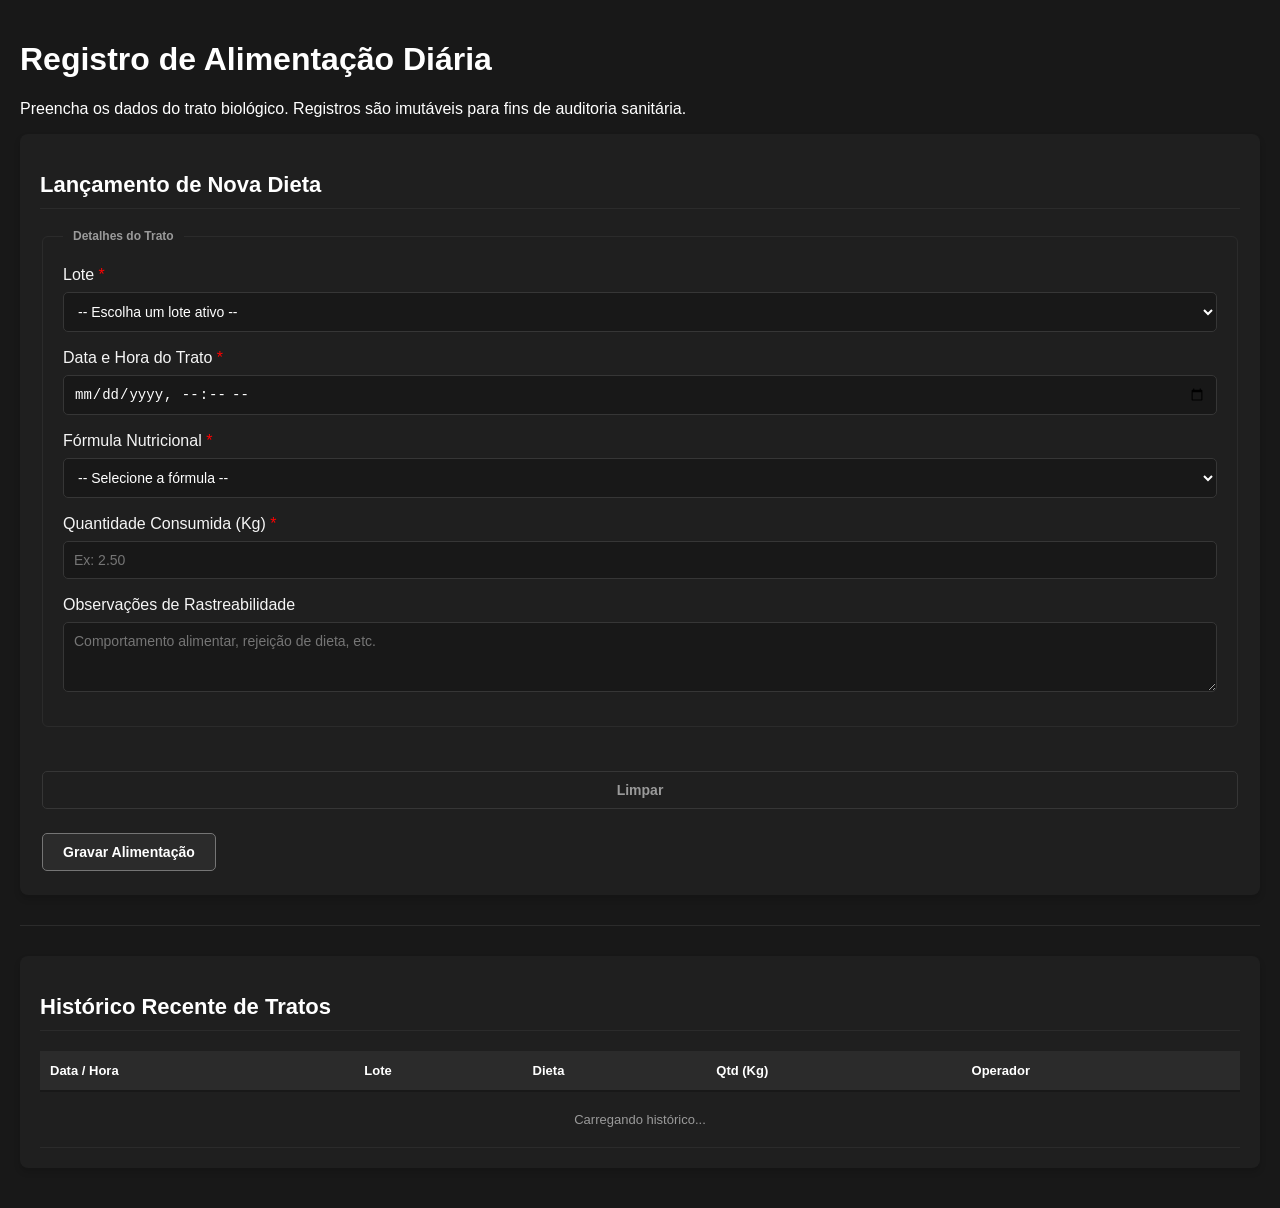
<file: alimentacao.html>
<!DOCTYPE html>
<html lang="pt-BR">
<head>
    <meta charset="UTF-8">
    <meta name="viewport" content="width=device-width, initial-scale=1.0">
    <title>BugFarm Tech - Alimentação</title>
    <link rel="stylesheet" href="style.css">
</head>
<body>
<main class="conteudo-principal">
    <header>
        <h1>Registro de Alimentação Diária</h1>
        <p>Preencha os dados do trato biológico. Registros são imutáveis para fins de auditoria sanitária.</p>
    </header>

    <div id="alimentacao-feedback"></div>

    <section>
        <h2>Lançamento de Nova Dieta</h2>
        <form id="form-alimentacao">
            <fieldset>
                <legend>Detalhes do Trato</legend>
                <div class="grupo-input">
                    <label for="lote-alvo">Lote <span style="color:red;">*</span></label>
                    <select id="lote-alvo" name="lote_alvo" required>
                        <option value="" disabled selected>-- Escolha um lote ativo --</option>
                    </select>
                </div>
                <div class="grupo-input">
                    <label for="data-trato">Data e Hora do Trato <span style="color:red;">*</span></label>
                    <input type="datetime-local" id="data-trato" name="data_trato" required>
                </div>
                <div class="grupo-input">
                    <label for="tipo-dieta">Fórmula Nutricional <span style="color:red;">*</span></label>
                    <select id="tipo-dieta" name="tipo_dieta" required>
                        <option value="" disabled selected>-- Selecione a fórmula --</option>
                        <option value="racao_base">Ração Proteica Padrão (Manutenção)</option>
                        <option value="estimulador_crescimento">Mix Crescimento Acelerado</option>
                        <option value="suplemento_calcio">Suplemento de Cálcio (Pré-Colheita)</option>
                    </select>
                </div>
                <div class="grupo-input">
                    <label for="quantidade-kg">Quantidade Consumida (Kg) <span style="color:red;">*</span></label>
                    <input type="number" id="quantidade-kg" name="quantidade_kg" min="0.01" step="0.01" placeholder="Ex: 2.50" required>
                </div>
                <div class="grupo-input">
                    <label for="obs-rastreabilidade">Observações de Rastreabilidade</label>
                    <textarea id="obs-rastreabilidade" name="obs_rastreabilidade" rows="3" placeholder="Comportamento alimentar, rejeição de dieta, etc."></textarea>
                </div>
            </fieldset>
            <div style="display:flex;gap:10px;margin-top:10px;">
                <button type="reset">Limpar</button>
                <button type="submit">Gravar Alimentação</button>
            </div>
        </form>
    </section>

    <hr>

    <section>
        <h2>Histórico Recente de Tratos</h2>
        <table id="tabela-historico-alimentacao">
            <thead>
                <tr>
                    <th>Data / Hora</th>
                    <th>Lote</th>
                    <th>Dieta</th>
                    <th>Qtd (Kg)</th>
                    <th>Operador</th>
                </tr>
            </thead>
            <tbody>
                <tr><td colspan="5" style="text-align:center;padding:20px;color:rgb(154,154,154);">Carregando histórico...</td></tr>
            </tbody>
        </table>
    </section>

</main>
</body>
</html>
</file>
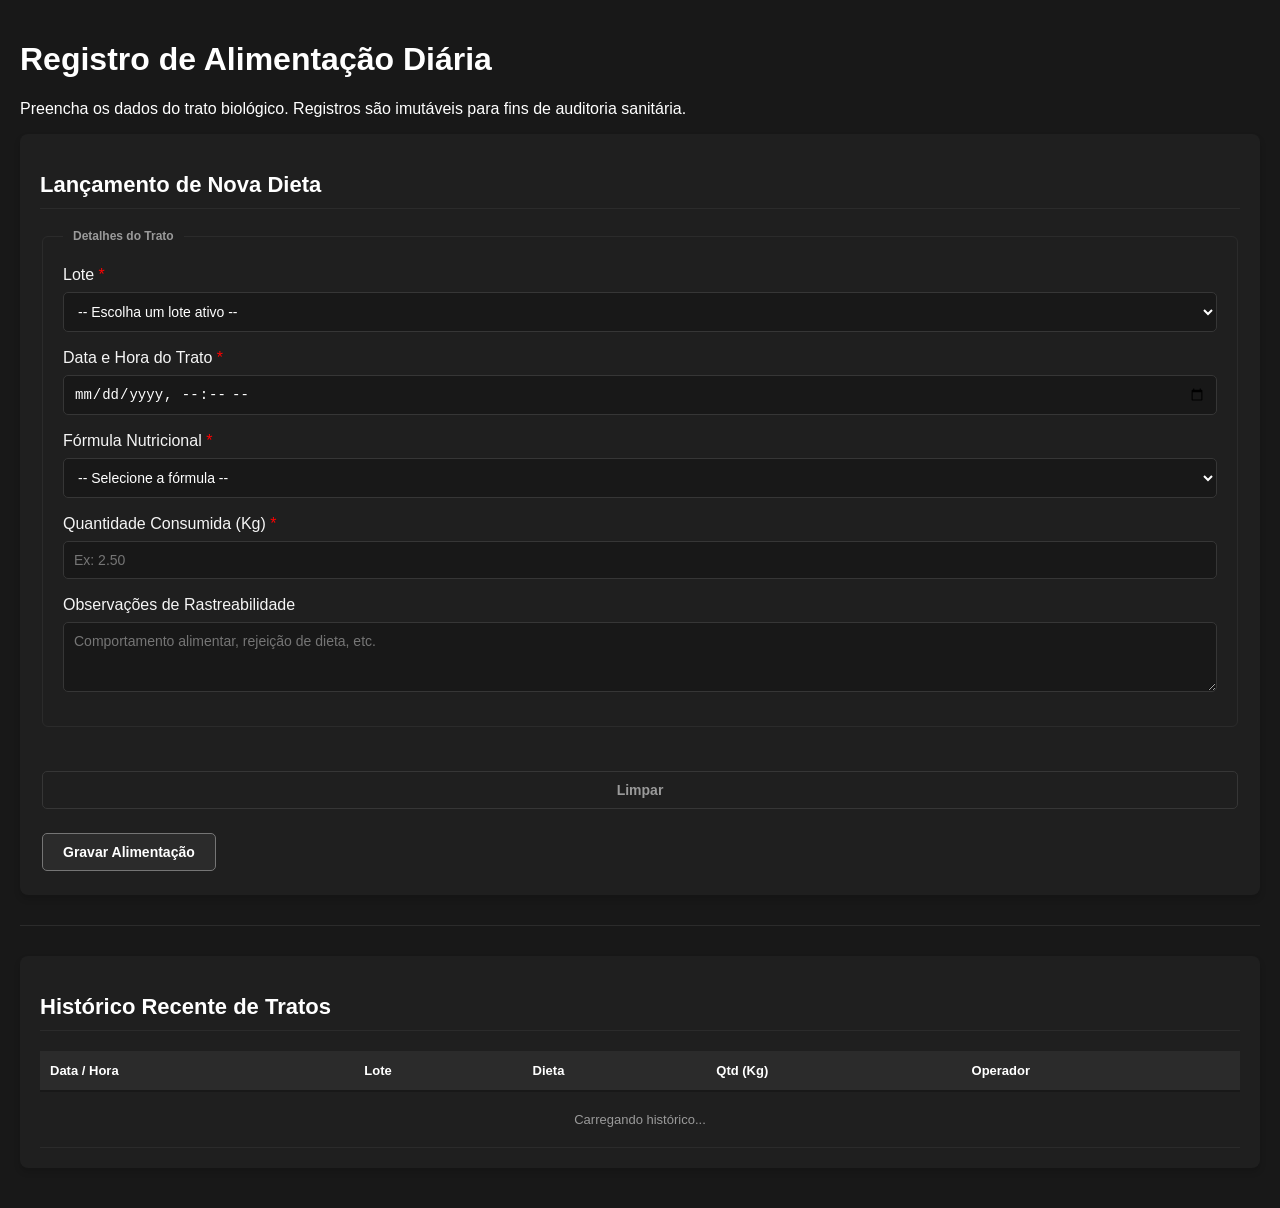
<file: Alimentacao.html>
<!DOCTYPE html>
<html lang="pt-BR">
<head>
    <meta charset="UTF-8">
    <meta name="viewport" content="width=device-width, initial-scale=1.0">
    <title>BugFarm Tech - Alimentação</title>
    <link rel="stylesheet" href="style.css">
</head>
<body>
<main class="conteudo-principal">
    <header>
        <h1>Registro de Alimentação Diária</h1>
        <p>Preencha os dados do trato biológico. Registros são imutáveis para fins de auditoria sanitária.</p>
    </header>

    <div id="alimentacao-feedback"></div>

    <section>
        <h2>Lançamento de Nova Dieta</h2>
        <form id="form-alimentacao">
            <fieldset>
                <legend>Detalhes do Trato</legend>
                <div class="grupo-input">
                    <label for="lote-alvo">Lote <span style="color:red;">*</span></label>
                    <select id="lote-alvo" name="lote_alvo" required>
                        <option value="" disabled selected>-- Escolha um lote ativo --</option>
                    </select>
                </div>
                <div class="grupo-input">
                    <label for="data-trato">Data e Hora do Trato <span style="color:red;">*</span></label>
                    <input type="datetime-local" id="data-trato" name="data_trato" required>
                </div>
                <div class="grupo-input">
                    <label for="tipo-dieta">Fórmula Nutricional <span style="color:red;">*</span></label>
                    <select id="tipo-dieta" name="tipo_dieta" required>
                        <option value="" disabled selected>-- Selecione a fórmula --</option>
                        <option value="racao_base">Ração Proteica Padrão (Manutenção)</option>
                        <option value="estimulador_crescimento">Mix Crescimento Acelerado</option>
                        <option value="suplemento_calcio">Suplemento de Cálcio (Pré-Colheita)</option>
                    </select>
                </div>
                <div class="grupo-input">
                    <label for="quantidade-kg">Quantidade Consumida (Kg) <span style="color:red;">*</span></label>
                    <input type="number" id="quantidade-kg" name="quantidade_kg" min="0.01" step="0.01" placeholder="Ex: 2.50" required>
                </div>
                <div class="grupo-input">
                    <label for="obs-rastreabilidade">Observações de Rastreabilidade</label>
                    <textarea id="obs-rastreabilidade" name="obs_rastreabilidade" rows="3" placeholder="Comportamento alimentar, rejeição de dieta, etc."></textarea>
                </div>
            </fieldset>
            <div style="display:flex;gap:10px;margin-top:10px;">
                <button type="reset">Limpar</button>
                <button type="submit">Gravar Alimentação</button>
            </div>
        </form>
    </section>

    <hr>

    <section>
        <h2>Histórico Recente de Tratos</h2>
        <table id="tabela-historico-alimentacao">
            <thead>
                <tr>
                    <th>Data / Hora</th>
                    <th>Lote</th>
                    <th>Dieta</th>
                    <th>Qtd (Kg)</th>
                    <th>Operador</th>
                </tr>
            </thead>
            <tbody>
                <tr><td colspan="5" style="text-align:center;padding:20px;color:rgb(154,154,154);">Carregando histórico...</td></tr>
            </tbody>
        </table>
    </section>

</main>
</body>
</html>
</file>
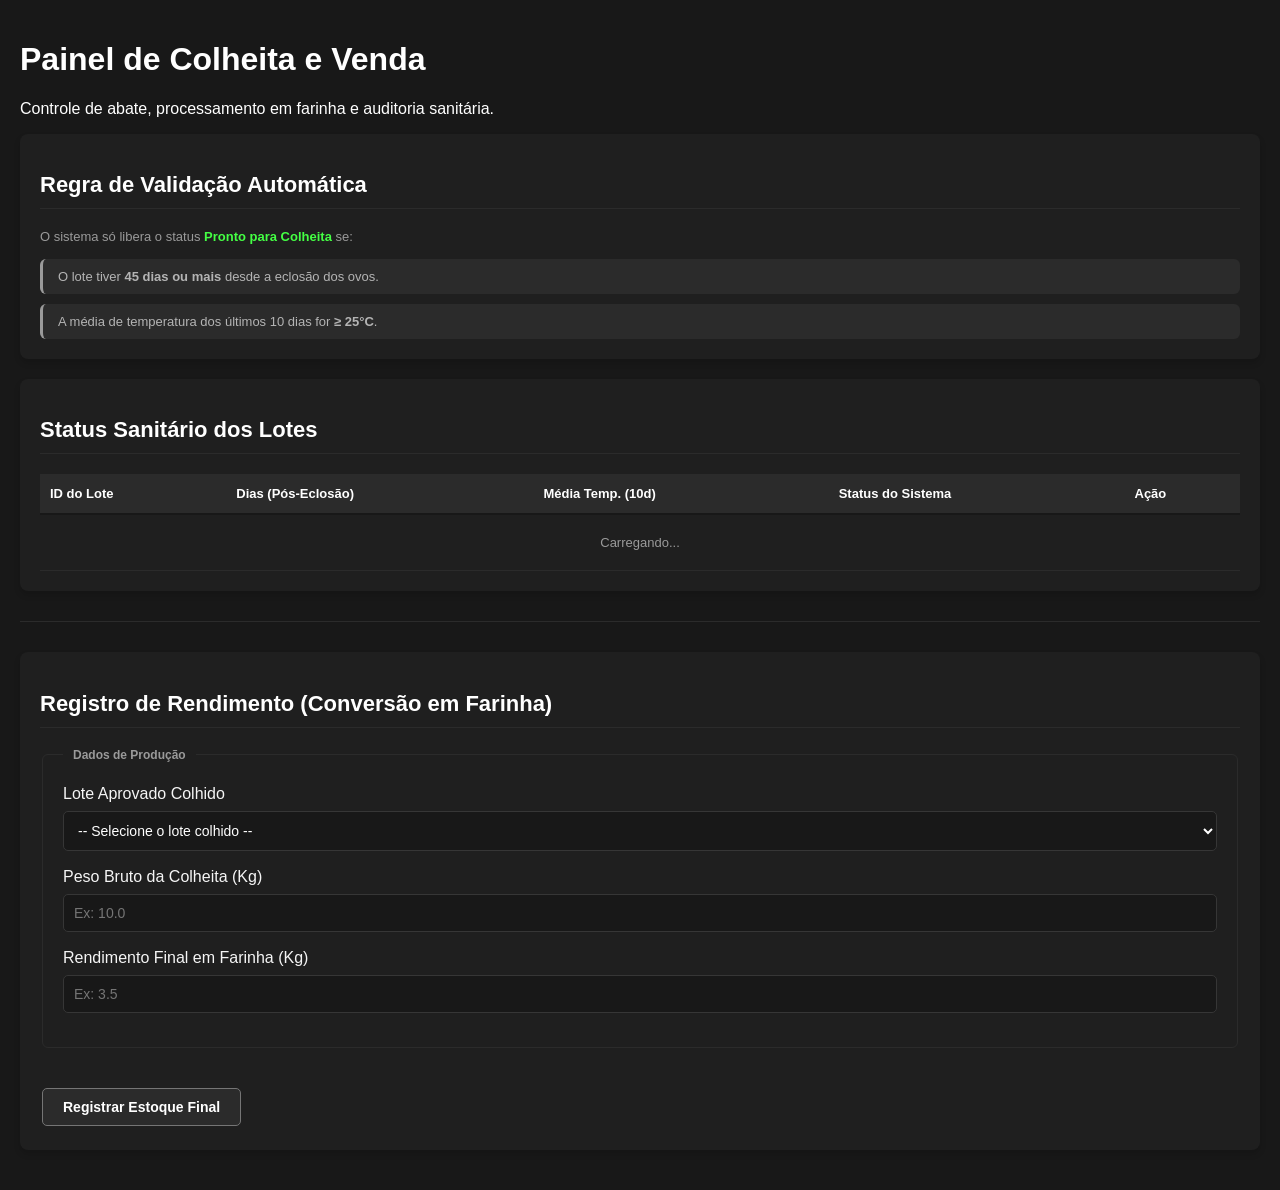
<file: colheita.html>
<!DOCTYPE html>
<html lang="pt-BR">
<head>
    <meta charset="UTF-8">
    <meta name="viewport" content="width=device-width, initial-scale=1.0">
    <title>BugFarm Tech - Colheita</title>
    <link rel="stylesheet" href="style.css">
</head>
<body>
<main class="conteudo-principal">
    <header>
        <h1>Painel de Colheita e Venda</h1>
        <p>Controle de abate, processamento em farinha e auditoria sanitária.</p>
    </header>

    <div id="colheita-feedback"></div>

    <section>
        <h2>Regra de Validação Automática</h2>
        <p style="color:rgb(154,154,154);font-size:13px;">O sistema só libera o status <strong style="color:#44ff44;">Pronto para Colheita</strong> se:</p>
        <ul>
            <li>O lote tiver <strong>45 dias ou mais</strong> desde a eclosão dos ovos.</li>
            <li>A média de temperatura dos últimos 10 dias for <strong>≥ 25°C</strong>.</li>
        </ul>
    </section>

    <section>
        <h2>Status Sanitário dos Lotes</h2>
        <table>
            <thead>
                <tr>
                    <th>ID do Lote</th>
                    <th>Dias (Pós-Eclosão)</th>
                    <th>Média Temp. (10d)</th>
                    <th>Status do Sistema</th>
                    <th>Ação</th>
                </tr>
            </thead>
            <tbody id="tabelaColheitaBody">
                <tr><td colspan="5" style="text-align:center;padding:20px;color:rgb(154,154,154);">Carregando...</td></tr>
            </tbody>
        </table>
    </section>

    <hr>

    <section>
        <h2>Registro de Rendimento (Conversão em Farinha)</h2>
        <form id="form-rendimento">
            <fieldset>
                <legend>Dados de Produção</legend>
                <div class="grupo-input">
                    <label for="lote-colhido">Lote Aprovado Colhido</label>
                    <select id="lote-colhido" name="lote_colhido" required>
                        <option value="">-- Selecione o lote colhido --</option>
                    </select>
                </div>
                <div class="grupo-input">
                    <label for="peso-bruto">Peso Bruto da Colheita (Kg)</label>
                    <input type="number" id="peso-bruto" name="peso_bruto" min="0.1" step="0.1" placeholder="Ex: 10.0" required>
                </div>
                <div class="grupo-input">
                    <label for="peso-farinha">Rendimento Final em Farinha (Kg)</label>
                    <input type="number" id="peso-farinha" name="peso_farinha" min="0.1" step="0.1" placeholder="Ex: 3.5" required>
                </div>
            </fieldset>
            <button type="submit">Registrar Estoque Final</button>
        </form>
    </section>

</main>
</body>
</html>
</file>
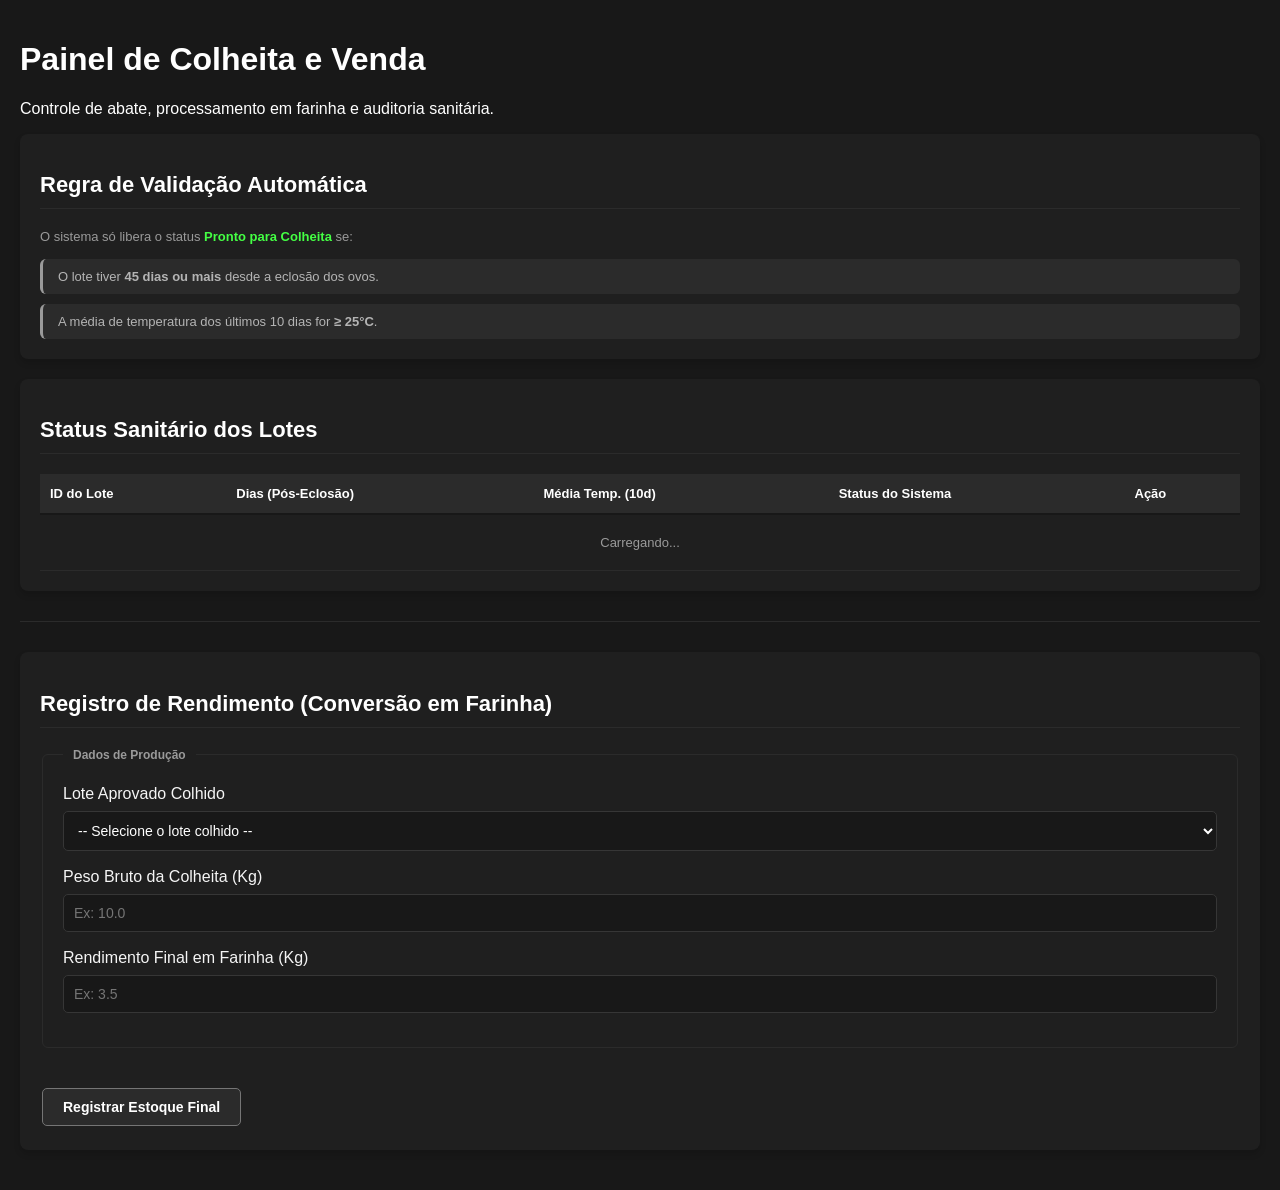
<file: Colheita.html>
<!DOCTYPE html>
<html lang="pt-BR">
<head>
    <meta charset="UTF-8">
    <meta name="viewport" content="width=device-width, initial-scale=1.0">
    <title>BugFarm Tech - Colheita</title>
    <link rel="stylesheet" href="style.css">
</head>
<body>
<main class="conteudo-principal">
    <header>
        <h1>Painel de Colheita e Venda</h1>
        <p>Controle de abate, processamento em farinha e auditoria sanitária.</p>
    </header>

    <div id="colheita-feedback"></div>

    <section>
        <h2>Regra de Validação Automática</h2>
        <p style="color:rgb(154,154,154);font-size:13px;">O sistema só libera o status <strong style="color:#44ff44;">Pronto para Colheita</strong> se:</p>
        <ul>
            <li>O lote tiver <strong>45 dias ou mais</strong> desde a eclosão dos ovos.</li>
            <li>A média de temperatura dos últimos 10 dias for <strong>≥ 25°C</strong>.</li>
        </ul>
    </section>

    <section>
        <h2>Status Sanitário dos Lotes</h2>
        <table>
            <thead>
                <tr>
                    <th>ID do Lote</th>
                    <th>Dias (Pós-Eclosão)</th>
                    <th>Média Temp. (10d)</th>
                    <th>Status do Sistema</th>
                    <th>Ação</th>
                </tr>
            </thead>
            <tbody id="tabelaColheitaBody">
                <tr><td colspan="5" style="text-align:center;padding:20px;color:rgb(154,154,154);">Carregando...</td></tr>
            </tbody>
        </table>
    </section>

    <hr>

    <section>
        <h2>Registro de Rendimento (Conversão em Farinha)</h2>
        <form id="form-rendimento">
            <fieldset>
                <legend>Dados de Produção</legend>
                <div class="grupo-input">
                    <label for="lote-colhido">Lote Aprovado Colhido</label>
                    <select id="lote-colhido" name="lote_colhido" required>
                        <option value="">-- Selecione o lote colhido --</option>
                    </select>
                </div>
                <div class="grupo-input">
                    <label for="peso-bruto">Peso Bruto da Colheita (Kg)</label>
                    <input type="number" id="peso-bruto" name="peso_bruto" min="0.1" step="0.1" placeholder="Ex: 10.0" required>
                </div>
                <div class="grupo-input">
                    <label for="peso-farinha">Rendimento Final em Farinha (Kg)</label>
                    <input type="number" id="peso-farinha" name="peso_farinha" min="0.1" step="0.1" placeholder="Ex: 3.5" required>
                </div>
            </fieldset>
            <button type="submit">Registrar Estoque Final</button>
        </form>
    </section>

</main>
</body>
</html>
</file>
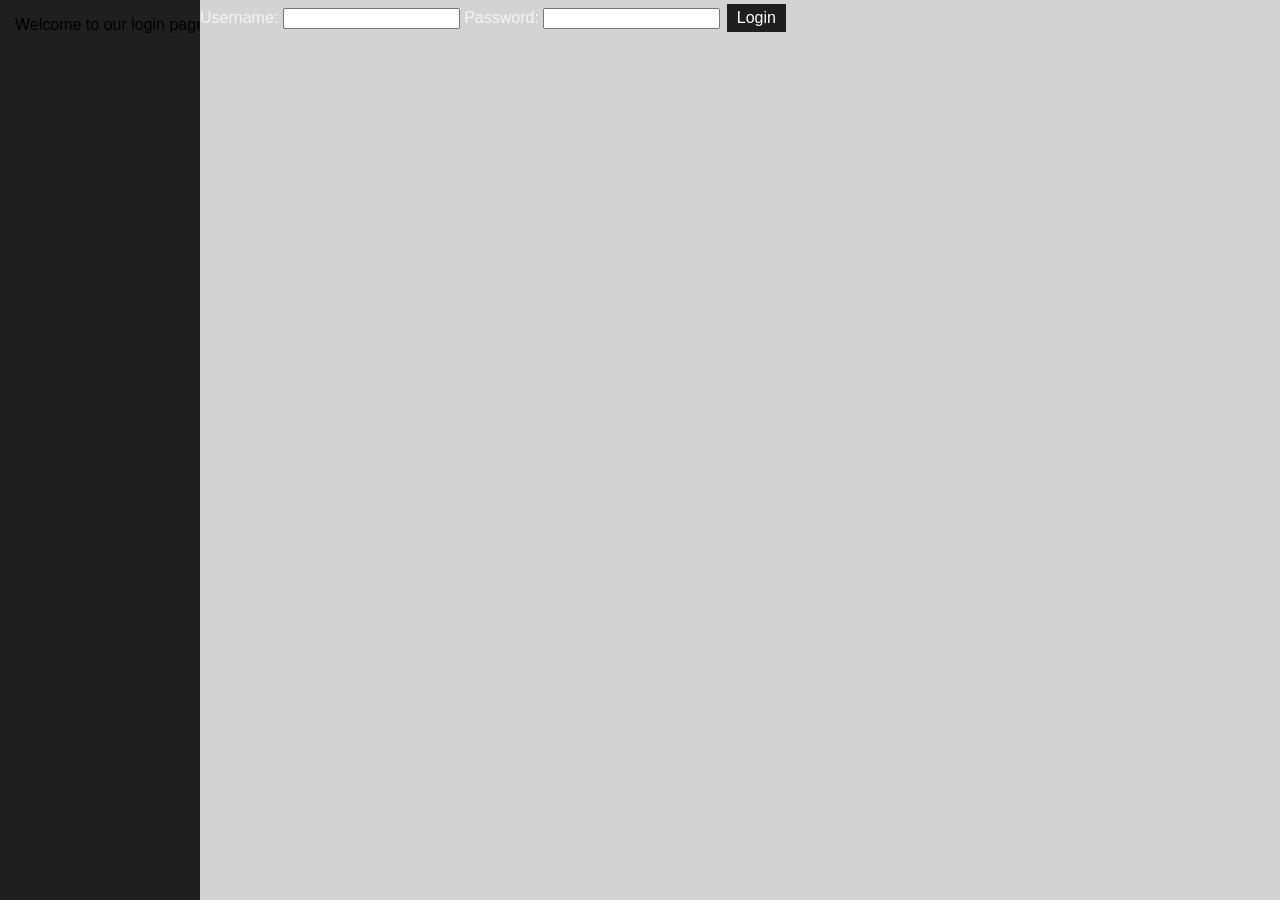
<file: login.html>
<!DOCTYPE html>
<html lang="en">
<head>
    <meta charset="UTF-8">
    <meta name="viewport" content="width=device-width, initial-scale=1.0">
    <title>Login</title>
    <link rel="stylesheet" href="style.css">
</head>
<body>
    <div class="container">
        <aside class="sidebar">
            <p>Welcome to our login page!</p>
        </aside>
        <form action="login.php" method="post">
            <label for="username">Username:</label>
            <input type="text" id="username" name="username" required>
            
            <label for="password">Password:</label>
            <input type="password" id="password" name="password" required>
            
            <button type="submit">Login</button>
        </form>
    </div>

    <script src="script.js"></script>
</body>
</html>
</file>
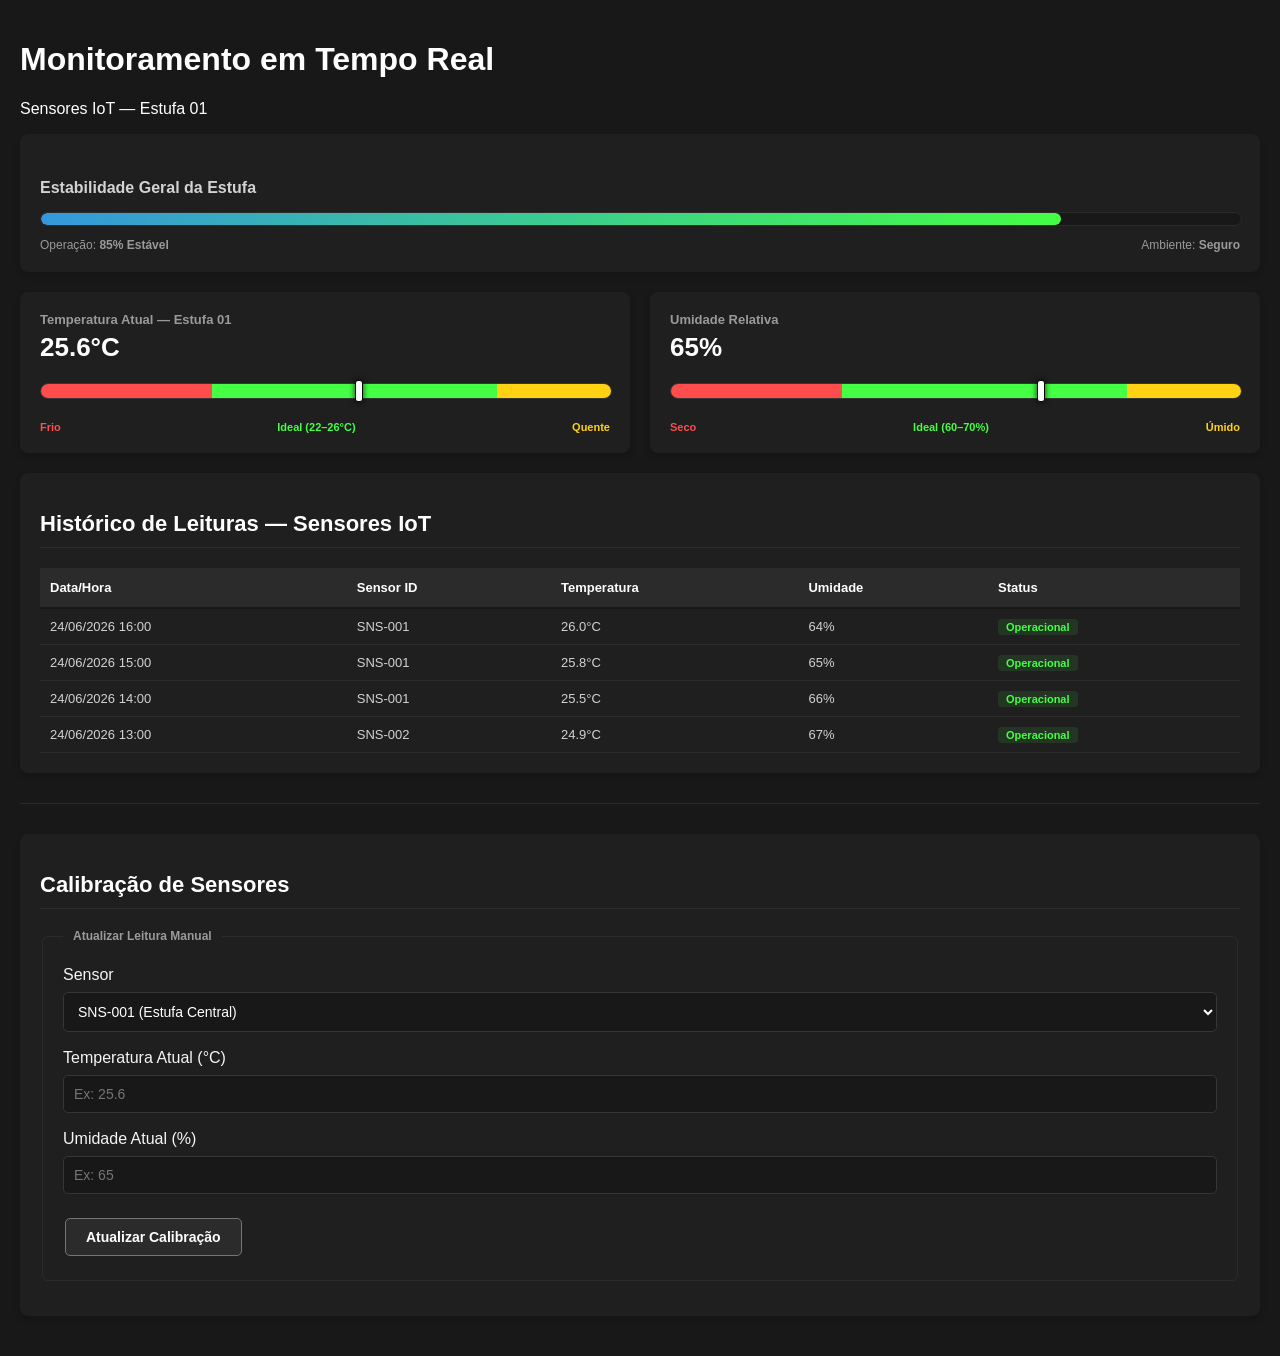
<file: Monitoramento.html>
<!DOCTYPE html>
<html lang="pt-BR">
<head>
    <meta charset="UTF-8">
    <meta name="viewport" content="width=device-width, initial-scale=1.0">
    <title>BugFarm Tech - Monitoramento</title>
    <link rel="stylesheet" href="style.css">
</head>
<body>
<main class="conteudo-principal">
    <header>
        <h1>Monitoramento em Tempo Real</h1>
        <p>Sensores IoT — Estufa 01</p>
    </header>

    <div id="monitoramento-feedback"></div>

    <section class="status-geral-container">
        <h3>Estabilidade Geral da Estufa</h3>
        <div class="barra-progresso-bg">
            <div id="barra-estabilidade" class="barra-progresso-fill" style="width: 85%;"></div>
        </div>
        <div class="status-legendas">
            <span>Operação: <strong>85% Estável</strong></span>
            <span>Ambiente: <strong>Seguro</strong></span>
        </div>
    </section>

    <div class="grid-graficos">

        <div class="card-grafico">
            <h4>Temperatura Atual — Estufa 01</h4>
            <div class="valor-metrica">25.6°C</div>
            <div class="medidor-zonas-container">
                <div class="barra-zonas">
                    <div class="zona zona-perigo-frio"></div>
                    <div class="zona zona-ideal"></div>
                    <div class="zona zona-alerta-calor"></div>
                </div>
                <div id="ponteiro-temp" class="ponteiro-marcador" style="left: 56%;"></div>
            </div>
            <div class="legendas-zonas">
                <span style="color:#ff4d4d;">Frio</span>
                <span style="color:#44ff44;">Ideal (22–26°C)</span>
                <span style="color:#ffd214;">Quente</span>
            </div>
        </div>

        <div class="card-grafico">
            <h4>Umidade Relativa</h4>
            <div class="valor-metrica">65%</div>
            <div class="medidor-zonas-container">
                <div class="barra-zonas">
                    <div class="zona zona-perigo-seco"></div>
                    <div class="zona zona-ideal"></div>
                    <div class="zona zona-alerta-umido"></div>
                </div>
                <div id="ponteiro-umi" class="ponteiro-marcador" style="left: 65%;"></div>
            </div>
            <div class="legendas-zonas">
                <span style="color:#ff4d4d;">Seco</span>
                <span style="color:#44ff44;">Ideal (60–70%)</span>
                <span style="color:#ffd214;">Úmido</span>
            </div>
        </div>

    </div>

    <section>
        <h2>Histórico de Leituras — Sensores IoT</h2>
        <table>
            <thead>
                <tr>
                    <th>Data/Hora</th>
                    <th>Sensor ID</th>
                    <th>Temperatura</th>
                    <th>Umidade</th>
                    <th>Status</th>
                </tr>
            </thead>
            <tbody>
                <tr><td>24/06/2026 16:00</td><td>SNS-001</td><td>26.0°C</td><td>64%</td><td><span class="status-badge">Operacional</span></td></tr>
                <tr><td>24/06/2026 15:00</td><td>SNS-001</td><td>25.8°C</td><td>65%</td><td><span class="status-badge">Operacional</span></td></tr>
                <tr><td>24/06/2026 14:00</td><td>SNS-001</td><td>25.5°C</td><td>66%</td><td><span class="status-badge">Operacional</span></td></tr>
                <tr><td>24/06/2026 13:00</td><td>SNS-002</td><td>24.9°C</td><td>67%</td><td><span class="status-badge">Operacional</span></td></tr>
            </tbody>
        </table>
    </section>

    <hr>

    <section>
        <h2>Calibração de Sensores</h2>
        <form>
            <fieldset>
                <legend>Atualizar Leitura Manual</legend>
                <div class="grupo-input">
                    <label for="sensor-id">Sensor</label>
                    <select id="sensor-id" name="sensor_id" required>
                        <option value="SNS-001">SNS-001 (Estufa Central)</option>
                        <option value="SNS-002">SNS-002 (Berçário)</option>
                    </select>
                </div>
                <div class="grupo-input">
                    <label for="temp-atual">Temperatura Atual (°C)</label>
                    <input type="number" id="temp-atual" name="temp_atual" step="0.1" placeholder="Ex: 25.6" required>
                </div>
                <div class="grupo-input">
                    <label for="umidade-atual">Umidade Atual (%)</label>
                    <input type="number" id="umidade-atual" name="umidade_atual" placeholder="Ex: 65" required>
                </div>
                <button type="submit">Atualizar Calibração</button>
            </fieldset>
        </form>
    </section>

</main>
</body>
</html>
</file>
<file: style.css>
/* ==========================================================================
   INICIO: RESET E BASE
   ========================================================================== */

body {
    margin: 0;
    padding: 0;
    font-family: Arial, sans-serif;
    background: rgb(43, 43, 43);
}

/* FIM: RESET E BASE */


/* ==========================================================================
   INICIO: CONTAINER PRINCIPAL
   ========================================================================== */

.container {
    display: grid;
    grid-template-columns: auto 1fr;
    grid-template-rows: 1fr;
    min-height: 100vh;
    height: 100vh;
    max-height: 100vh;
    gap: 0px;
    overflow: hidden;
    background-color: #d3d3d3;
}

/* FIM: CONTAINER PRINCIPAL */


/* ==========================================================================
   INICIO: CONTEUDO PRINCIPAL
   ========================================================================== */

.conteudo-principal {
    grid-column: 2 / 3;
    grid-row: 1 / 2;
    padding: 20px;
    background-color: rgb(24, 24, 24);
    color: rgb(255, 255, 255);
    height: 100%;
    overflow-y: auto;
    box-sizing: border-box;
    box-shadow: 0px 0px 10px rgba(0, 0, 0, 0.1);
}

/* FIM: CONTEUDO PRINCIPAL */


/* ==========================================================================
   INICIO: SIDEBAR - ESTRUTURA BASE
   ========================================================================== */

.sidebar {
    background-color: rgb(31, 31, 31);
    flex-direction: column;
    padding: 0px 0px 0px 15px;
    width: 200px;
    box-sizing: border-box;
    overflow: hidden;
    position: relative;
    min-height: 100vh;
    white-space: nowrap;
    transition: width 0.3s ease, padding 0.3s ease;
}

/* FIM: SIDEBAR - ESTRUTURA BASE */


/* ==========================================================================
   INICIO: SIDEBAR - ESTADO RECOLHIDO
   ========================================================================== */

.sidebar.escondido {
    width: 50px;
    padding-left: 5px;
    color: transparent;
}

.sidebar.escondido .logo,
.sidebar.escondido #DarkText,
.sidebar.escondido #username,
.sidebar.escondido #login-btn,
.sidebar.escondido .menu-aberto {
    display: none !important;
}

/* menu-navegacao permanece visível no estado recolhido
   pois o menu-fechado vive dentro dele */

.sidebar.escondido .menu-fechado {
    display: flex !important;
    flex-direction: column;
    align-items: center;
    gap: 20px;
    width: 100%;
    margin-top: 25px;
    padding-right: 5px;
}

.sidebar.escondido .menu-fechado a {
    display: flex;
    justify-content: center;
    align-items: center;
    width: 35px;
    height: 35px;
    margin: 0 auto;
    padding: 8px;
    box-sizing: border-box;
}

.sidebar.escondido .menu-fechado img {
    width: 16px;
    height: 16px;
    margin: 0;
}

.sidebar.escondido .btn-menu {
    margin-left: 12px;
    margin-top: 4px;
    top: 24px;
    color: transparent;
}

.sidebar.escondido .profile {
    width: calc(100% - 16px);
    left: 8px;
    flex-direction: column;
    gap: 10px;
    justify-content: center;
}

.sidebar.escondido #pfp {
    margin-right: 0px;
    margin-bottom: 4px;
}

.sidebar.escondido .settings-btn {
    margin-left: 0px;
    margin-right: 0px;
    margin-top: 6px;
}

/* FIM: SIDEBAR - ESTADO RECOLHIDO */


/* ==========================================================================
   INICIO: TABBER (TOPO DA SIDEBAR)
   ========================================================================== */

.TABBER {
    display: flex;
    justify-content: left;
    transition: all 0.3s ease;
}

.TABBER.escondido {
    display: none;
}

/* FIM: TABBER (TOPO DA SIDEBAR) */


/* ==========================================================================
   INICIO: BOTAO MENU (HAMBURGUER)
   ========================================================================== */

.btn-menu {
    background-color: transparent;
    color: rgb(255, 255, 255);
    border: none;
    font-size: 16px;
    margin: 4px 2px;
    cursor: pointer;
    display: flex;
    justify-content: right;
    position: absolute;
    top: 24px;
    margin-left: 150px;
    transition: all 0.3s ease;
    content: url('https://github.com/Tuzakiz/Bug-Farm-Tech/blob/main/grid.png?raw=true');
    padding: 0px;
}

.btn-menu:hover {
    background-color: rgb(43, 43, 43);
    border-radius: 5px;
    outline: 1px solid rgb(117, 117, 117);
    outline-offset: 2px;
    content: url('https://github.com/Tuzakiz/Bug-Farm-Tech/blob/main/Sidebar-selected.png?raw=true');
}

/* FIM: BOTAO MENU (HAMBURGUER) */


/* ==========================================================================
   INICIO: LOGO DA SIDEBAR
   ========================================================================== */

.logo {
    content: url('https://github.com/Tuzakiz/Bug-Farm-Tech/blob/main/bugtechicon.png?raw=true');
    height: 49px;
    padding: 10px 0px 0px 0px;
    background-color: transparent;
    border-radius: 5px;
    transition: background-color 0.3s ease, padding 0.3s ease, outline 0.3s ease, outline-offset 0.3s ease;
}

.logo:hover {
    content: url('https://github.com/Tuzakiz/Bug-Farm-Tech/blob/main/BugtechTab.png?raw=true');
    background-color: rgb(43, 43, 43);
    padding: 10px 10px 5px 10px;
    outline: 1px solid rgba(117, 117, 117, 0.37);
    outline-offset: 2px;
}

#but {
    background-color: rgb(31, 31, 31);
    border: none;
    padding: 0px;
    text-align: center;
    display: inline-block;
    font-size: 16px;
    margin: 4px 2px;
    cursor: pointer;
}

.Noutline {
    outline: none;
    border: none;
    background-color: transparent;
}

/* FIM: LOGO DA SIDEBAR */


/* ==========================================================================
   INICIO: MENU DE NAVEGACAO
   ========================================================================== */

.menu-fechado {
    display: none;
}

.nav-label,
a {
    gap: 5px;
    color: rgb(211, 211, 211);
    font-size: 15px;
    font-weight: bold;
    font-family: Arial, sans-serif;
    text-decoration: none;
}

.nav-item {
    display: block;
    align-items: left;
    margin-bottom: 1px;
    transition: background-color 0.3s ease, padding 0.2s ease-in-out;
}

.nav-item:hover {
    background-color: rgb(43, 43, 43);
    border-radius: 5px;
    padding: 3px;
}

a.nav-item.ativo {
    background-color: rgb(43, 43, 43);
    border-radius: 5px;
    padding: 3px;
    color: rgb(255, 255, 255);
}

#DarkText {
    color: rgb(154, 154, 154);
    font-size: 13px;
    font-weight: bold;
}

#Links {
    color: rgb(255, 255, 255);
    font-size: 14px;
    font-weight: bold;
    font-family: Arial, sans-serif;
    text-decoration: none;
}

/* FIM: MENU DE NAVEGACAO */


/* ==========================================================================
   INICIO: PERFIL (RODAPE DA SIDEBAR)
   ========================================================================== */

.profile {
    background-color: transparent;
    display: flex;
    align-items: center;
    justify-content: space-between;
    position: absolute;
    width: calc(100% - 30px);
    left: 5px;
    bottom: 10px;
    padding: 5px 10px;
    transition: all 0.3s ease;
}

.profile:hover {
    background-color: rgb(54, 54, 54);
    outline: 1px solid rgb(154, 154, 154);
    outline-offset: 2px;
    border-radius: 8px;
    padding: 8px 10px;
}

.profile span {
    color: rgb(154, 154, 154);
    font-size: 10px;
    font-weight: bold;
    font-family: Arial, sans-serif;
    text-decoration: none;
    white-space: nowrap;
    margin-right: auto;
    gap: 10px;
}

#pfp {
    outline: 0.125rem dotted rgb(44, 44, 44);
    outline-offset: 1px;
    background-color: rgb(24, 24, 24);
    margin-right: 10px;
    padding: 6px;
    width: 20px;
    height: 20px;
    border-radius: 50%;
}

#login-btn {
    background-color: transparent;
    color: rgb(154, 154, 154);
    width: 40px;
    outline: 1px solid rgb(154, 154, 154);
    border: 1px;
    border-radius: 10px;
    font-size: 10px;
    font-weight: bold;
    font-family: Arial, sans-serif;
    cursor: pointer;
    padding: 2px 6px;
    margin-left: 10px;
    white-space: nowrap;
}

#login-btn:hover {
    color: rgb(211, 211, 211);
}

#login-btn.btn-logout-ativo {
    width: 24px;
    height: 24px;
    padding: 4px;
    outline: none;
    border: none;
    border-radius: 50%;
    background-color: transparent;
    margin-left: 10px;
}

#login-btn.btn-logout-ativo:hover {
    background-color: rgba(255, 77, 77, 0.12);
    outline: 1px solid rgba(255, 77, 77, 0.5);
    outline-offset: 2px;
}

.icone-logout {
    width: 16px;
    height: 16px;
    display: block;
    pointer-events: none;
}

/* FIM: PERFIL (RODAPE DA SIDEBAR) */


/* ==========================================================================
   INICIO: BOTAO SETTINGS
   ========================================================================== */

.settings-btn {
    height: 15px;
    width: 15px;
    background-color: transparent;
    display: flex;
    align-items: center;
    justify-content: center;
    margin-left: 5px;
    margin-right: 5px;
}

.settings-btn img {
    background-color: transparent;
    border: none;
    cursor: pointer;
    height: 15px;
    width: 15px;
    content: url('https://github.com/Tuzakiz/Bug-Farm-Tech/blob/main/cogwheel.png?raw=true');
    transition: all 0.3s ease;
}

.settings-btn img:hover {
    background-color: rgb(43, 43, 43);
    border-radius: 50%;
    outline: 1px solid rgb(117, 117, 117);
    outline-offset: 2px;
    content: url('https://github.com/Tuzakiz/Bug-Farm-Tech/blob/main/Sett.png?raw=true');
}

/* FIM: BOTAO SETTINGS */


/* ==========================================================================
   INICIO: BOTOES GERAIS
   ========================================================================== */

button {
    background-color: rgb(31, 31, 31);
    color: rgb(255, 255, 255);
    border: none;
    padding: 5px 10px;
    text-align: center;
    text-decoration: none;
    display: inline-block;
    font-size: 16px;
    margin: 4px 2px;
    cursor: pointer;
}

label {
    font-family: Arial, sans-serif;
    font-size: 16px;
    line-height: 1.5;
    color: #f5f5f5;
}

/* FIM: BOTOES GERAIS */


/* ==========================================================================
   INICIO: CARDS DO DASHBOARD (INDEX)
   ========================================================================== */

.cards-resumos {
    display: grid;
    grid-template-columns: repeat(auto-fit, minmax(200px, 1fr));
    gap: 20px;
    margin-top: 20px;
}

.card {
    background-color: rgb(31, 31, 31);
    padding: 20px;
    border-radius: 8px;
    box-shadow: 0 4px 6px rgba(0, 0, 0, 0.15);
}

.card h3 {
    margin: 0 0 10px 0;
    font-size: 14px;
    color: rgb(154, 154, 154);
}

.card .indicador {
    font-size: 36px;
    font-weight: bold;
    color: rgb(255, 255, 255);
    margin: 5px 0;
}

.card span {
    font-size: 12px;
    color: rgb(154, 154, 154);
}

/* FIM: CARDS DO DASHBOARD (INDEX) */


/* ==========================================================================
   INICIO: TIPOGRAFIA DO CONTEUDO PRINCIPAL
   ========================================================================== */

.conteudo-principal h2 {
    font-size: 22px;
    margin-bottom: 20px;
    border-bottom: 1px solid rgb(43, 43, 43);
    padding-bottom: 10px;
    color: rgb(255, 255, 255);
}

.conteudo-principal h3 {
    font-size: 16px;
    color: rgb(211, 211, 211);
    margin-top: 25px;
    margin-bottom: 15px;
}

.conteudo-principal section {
    background-color: rgb(31, 31, 31);
    padding: 20px;
    border-radius: 8px;
    margin-bottom: 20px;
    box-shadow: 0 4px 6px rgba(0, 0, 0, 0.15);
}

.conteudo-principal hr {
    border: 0;
    height: 1px;
    background: rgb(43, 43, 43);
    margin: 30px 0;
}

.conteudo-principal ul {
    list-style-type: none;
    padding: 0;
    margin: 15px 0 0 0;
    display: flex;
    flex-direction: column;
    gap: 10px;
}

.conteudo-principal ul li {
    background: rgb(43, 43, 43);
    padding: 10px 15px;
    border-radius: 6px;
    font-size: 13px;
    color: rgb(180, 180, 180);
    border-left: 3px solid rgb(154, 154, 154);
}

/* FIM: TIPOGRAFIA DO CONTEUDO PRINCIPAL */


/* ==========================================================================
   INICIO: TABELA
   ========================================================================== */

.conteudo-principal table {
    width: 100%;
    border-collapse: collapse;
    margin-top: 10px;
    font-size: 13px;
    text-align: left;
}

.conteudo-principal th {
    background-color: rgb(43, 43, 43);
    color: rgb(255, 255, 255);
    font-weight: bold;
    padding: 12px 10px;
    border-bottom: 2px solid rgb(24, 24, 24);
    transition: all 0.3s ease;
}

.conteudo-principal td {
    padding: 10px;
    border-bottom: 1px solid rgb(43, 43, 43);
    color: rgb(211, 211, 211);
    vertical-align: middle;
    transition: all 0.3s ease;
}

.conteudo-principal tr {
    background: transparent;
    transition: all 0.3s ease;
}

.conteudo-principal tr:hover {
    background-color: rgb(38, 38, 38);
}

/* FIM: TABELA */


/* ==========================================================================
   INICIO: BADGES DE STATUS
   ========================================================================== */

.status-badge {
    background-color: rgba(68, 255, 68, 0.1);
    color: #44ff44;
    padding: 2px 8px;
    border-radius: 4px;
    font-weight: bold;
    font-size: 11px;
}

.status-badge-aprovado {
    background-color: rgba(68, 255, 68, 0.1);
    color: #44ff44;
    padding: 3px 8px;
    border-radius: 4px;
    font-weight: bold;
    font-size: 11px;
}

.status-badge-bloqueado {
    background-color: rgba(255, 77, 77, 0.1);
    color: #ff4d4d;
    padding: 3px 8px;
    border-radius: 4px;
    font-weight: bold;
    font-size: 11px;
}

.status-badge-crescimento {
    background-color: rgba(52, 152, 219, 0.1);
    color: #3498db;
    padding: 3px 8px;
    border-radius: 4px;
    font-weight: bold;
    font-size: 11px;
}

/* FIM: BADGES DE STATUS */


/* ==========================================================================
   INICIO: BOTOES DE ACAO NA TABELA
   ========================================================================== */

.conteudo-principal table button {
    background-color: #44ff44;
    color: rgb(24, 24, 24);
    border: none;
    padding: 6px 12px;
    font-size: 11px;
    font-weight: bold;
    border-radius: 4px;
    cursor: pointer;
    transition: background-color 0.2s ease;
}

.conteudo-principal table button:hover:not(:disabled) {
    background-color: #33cc33;
}

.conteudo-principal table button:disabled {
    background-color: rgb(43, 43, 43);
    color: rgb(117, 117, 117);
    cursor: not-allowed;
    border: 1px solid rgb(54, 54, 54);
}

/* FIM: BOTOES DE ACAO NA TABELA */


/* ==========================================================================
   INICIO: BOTOES DE COLHEITA
   ========================================================================== */

.btn-colheita {
    background-color: #44ff44;
    color: rgb(24, 24, 24);
    border: none;
    padding: 6px 12px;
    font-size: 12px;
    font-weight: bold;
    border-radius: 4px;
    cursor: pointer;
    transition: background-color 0.2s ease;
}

.btn-colheita:hover:not(:disabled) {
    background-color: #33cc33;
}

.btn-colheita:disabled {
    background-color: rgb(43, 43, 43);
    color: rgb(117, 117, 117);
    cursor: not-allowed;
    border: 1px solid rgb(54, 54, 54);
}

/* FIM: BOTOES DE COLHEITA */


/* ==========================================================================
   INICIO: FORMULARIOS
   ========================================================================== */

.conteudo-principal fieldset {
    border: 1px solid rgb(43, 43, 43);
    border-radius: 6px;
    padding: 20px;
    margin-bottom: 15px;
}

.conteudo-principal legend {
    color: rgb(154, 154, 154);
    font-size: 12px;
    font-weight: bold;
    padding: 0 10px;
}

.conteudo-principal form {
    display: flex;
    flex-direction: column;
    gap: 15px;
}

.conteudo-principal form div {
    display: flex;
    flex-direction: column;
    gap: 5px;
}

.conteudo-principal input,
.conteudo-principal select {
    background-color: rgb(24, 24, 24);
    border: 1px solid rgb(54, 54, 54);
    color: rgb(255, 255, 255);
    padding: 10px;
    border-radius: 5px;
    font-size: 14px;
    outline: none;
    transition: border-color 0.3s ease;
}

.conteudo-principal input:focus,
.conteudo-principal select:focus {
    border-color: rgb(117, 117, 117);
}

.conteudo-principal button[type="submit"] {
    background-color: rgb(43, 43, 43);
    color: rgb(255, 255, 255);
    border: 1px solid rgb(117, 117, 117);
    padding: 10px 20px;
    font-size: 14px;
    font-weight: bold;
    border-radius: 5px;
    cursor: pointer;
    transition: all 0.3s ease;
    align-self: flex-start;
    margin-top: 10px;
}

.conteudo-principal button[type="submit"]:hover {
    background-color: rgb(54, 54, 54);
    outline: 1px solid rgb(154, 154, 154);
    outline-offset: 2px;
}

/* FIM: FORMULARIOS */


/* ==========================================================================
   INICIO: MONITORAMENTO - STATUS GERAL
   ========================================================================== */

.status-geral-container {
    background-color: rgb(31, 31, 31);
    padding: 20px;
    border-radius: 8px;
    margin-bottom: 20px;
}

.barra-progresso-bg {
    background-color: rgb(24, 24, 24);
    height: 12px;
    width: 100%;
    border-radius: 10px;
    overflow: hidden;
    margin: 12px 0;
    border: 1px solid rgb(43, 43, 43);
}

.barra-progresso-fill {
    height: 100%;
    background: linear-gradient(90deg, #3498db, #44ff44);
    border-radius: 10px;
    transition: all 0.5s ease-in-out;
}

.status-legendas {
    display: flex;
    justify-content: space-between;
    font-size: 12px;
    color: rgb(154, 154, 154);
}

/* FIM: MONITORAMENTO - STATUS GERAL */


/* ==========================================================================
   INICIO: MONITORAMENTO - CARDS DE GRAFICOS
   ========================================================================== */

.grid-graficos {
    display: grid;
    grid-template-columns: repeat(auto-fit, minmax(280px, 1fr));
    gap: 20px;
    margin-bottom: 20px;
}

.card-grafico {
    background-color: rgb(31, 31, 31);
    padding: 20px;
    border-radius: 8px;
    box-shadow: 0 4px 6px rgba(0, 0, 0, 0.15);
}

.card-grafico h4 {
    margin: 0 0 5px 0;
    font-size: 13px;
    color: rgb(154, 154, 154);
}

.card-grafico .valor-metrica {
    font-size: 26px;
    font-weight: bold;
    color: rgb(255, 255, 255);
    margin-bottom: 15px;
}

/* FIM: MONITORAMENTO - CARDS DE GRAFICOS */


/* ==========================================================================
   INICIO: MONITORAMENTO - MEDIDOR DE ZONAS
   ========================================================================== */

.medidor-zonas-container {
    position: relative;
    width: 100%;
    height: 20px;
    margin-bottom: 8px;
    padding: 5px 0;
}

.barra-zonas {
    display: flex;
    width: 100%;
    height: 14px;
    border-radius: 20px;
    overflow: hidden;
    background-color: rgb(24, 24, 24);
    border: 1px solid rgb(54, 54, 54);
}

.zona {
    height: 100%;
}

.zona-perigo-frio,
.zona-perigo-seco   { width: 30%; background-color: #ff4d4d; transition: all 0.3s ease; }
.zona-ideal         { width: 50%; background-color: #44ff44; }
.zona-alerta-calor,
.zona-alerta-umido  { width: 20%; background-color: #ffd214; transition: all 0.3s ease; }

.zona-alerta-calor:hover,
.zona-alerta-umido:hover,
.zona-perigo-frio:hover,
.zona-perigo-seco:hover,
.zona-ideal:hover {
    padding: 20px;
}

.ponteiro-marcador {
    position: absolute;
    top: 2px;
    width: 6px;
    height: 20px;
    background-color: #ffffff;
    border-radius: 3px;
    box-shadow: 0px 0px 6px rgba(0, 0, 0, 0.8);
    transform: translateX(-50%);
    transition: left 0.5s cubic-bezier(0.175, 0.885, 0.32, 1.275);
    border: 1px solid #000;
}

.legendas-zonas {
    display: flex;
    justify-content: space-between;
    font-size: 11px;
    font-weight: bold;
    font-family: Arial, sans-serif;
    padding-top: 5px;
}

/* FIM: MONITORAMENTO - MEDIDOR DE ZONAS */


/* ==========================================================================
   INICIO: MODAL DE LOGIN
   ========================================================================== */

.modal-backdrop {
    display: none;
    position: fixed;
    inset: 0;
    background: rgba(0, 0, 0, 0.75);
    z-index: 1000;
    justify-content: center;
    align-items: center;
}

.modal-caixa {
    background-color: rgb(31, 31, 31);
    border: 1px solid rgb(54, 54, 54);
    border-radius: 12px;
    padding: 40px;
    width: 100%;
    max-width: 360px;
    box-shadow: 0 20px 60px rgba(0, 0, 0, 0.6);
}

.modal-header {
    text-align: center;
    margin-bottom: 28px;
}

.modal-header h2 {
    color: rgb(255, 255, 255);
    font-size: 20px;
    margin: 10px 0 4px 0;
    border: none;
    padding: 0;
}

.modal-header p {
    color: rgb(154, 154, 154);
    font-size: 12px;
    margin: 0;
}

.modal-caixa .grupo-input {
    display: flex;
    flex-direction: column;
    gap: 6px;
    margin-bottom: 14px;
}

.modal-caixa label {
    font-size: 12px;
    font-weight: bold;
    color: rgb(154, 154, 154);
}

.modal-caixa input {
    background-color: rgb(24, 24, 24);
    border: 1px solid rgb(54, 54, 54);
    color: rgb(255, 255, 255);
    padding: 10px 12px;
    border-radius: 6px;
    font-size: 14px;
    outline: none;
    transition: border-color 0.3s ease;
    width: 100%;
    box-sizing: border-box;
}

.modal-caixa input:focus {
    border-color: rgb(117, 117, 117);
}

.erro-login {
    background: rgba(255, 77, 77, 0.1);
    border-left: 3px solid #ff4d4d;
    color: #ff4d4d;
    font-size: 12px;
    font-weight: bold;
    padding: 8px 12px;
    border-radius: 4px;
    margin-bottom: 14px;
}

.btn-login-submit {
    width: 100%;
    background-color: rgb(43, 43, 43);
    color: rgb(255, 255, 255);
    border: 1px solid rgb(117, 117, 117);
    padding: 12px;
    font-size: 14px;
    font-weight: bold;
    border-radius: 6px;
    cursor: pointer;
    transition: all 0.3s ease;
    margin-top: 4px;
}

.btn-login-submit:hover {
    background-color: rgb(54, 54, 54);
    outline: 1px solid rgb(154, 154, 154);
    outline-offset: 2px;
}

.modal-dica {
    text-align: center;
    font-size: 11px;
    color: rgb(100, 100, 100);
    margin-top: 14px;
    margin-bottom: 0;
}

/* FIM: MODAL DE LOGIN */


/* ==========================================================================
   INICIO: OVERLAY DE BLOQUEIO
   ========================================================================== */

.overlay-bloqueio {
    display: none;
    position: fixed;
    inset: 0 0 0 200px; /* começa depois da sidebar */
    background: rgba(0, 0, 0, 0.55);
    z-index: 500;
    justify-content: center;
    align-items: center;
    color: rgb(154, 154, 154);
    font-size: 13px;
    pointer-events: none;
}

.sidebar.escondido ~ .overlay-bloqueio,
.sidebar.escondido + * + .overlay-bloqueio {
    left: 50px;
}

/* FIM: OVERLAY DE BLOQUEIO */


/* ==========================================================================
   INICIO: PERFIL RECOLHIDO (VERTICAL)
   ========================================================================== */

.profile-recolhido {
    display: none; /* escondido por padrão */
    flex-direction: column;
    align-items: center;
    gap: 10px;
    position: absolute;
    bottom: 10px;
    left: 50%;
    transform: translateX(-50%);
}

#pfp-mini {
    outline: 0.125rem dotted rgb(44, 44, 44);
    outline-offset: 1px;
    background-color: rgb(24, 24, 24);
    padding: 6px;
    width: 20px;
    height: 20px;
    border-radius: 50%;
}

.sidebar.escondido .profile {
    display: none;
}

.sidebar.escondido .profile-recolhido {
    display: flex;
}

.settings-btn-mini {
    height: 24px;
    width: 24px;
    background-color: transparent;
    display: flex;
    align-items: center;
    justify-content: center;
    padding: 0;
    margin: 0;
    border-radius: 50%;
    transition: all 0.3s ease;
}

.settings-btn-mini:hover {
    background-color: rgb(43, 43, 43);
    outline: 1px solid rgb(117, 117, 117);
    outline-offset: 2px;
}

.settings-btn-mini img {
    height: 14px;
    width: 14px;
    content: url('https://github.com/Tuzakiz/Bug-Farm-Tech/blob/main/cogwheel.png?raw=true');
}

/* FIM: PERFIL RECOLHIDO */


/* ==========================================================================
   INICIO: HOVER DOS ICONES NO MENU FECHADO
   ========================================================================== */

.sidebar.escondido .menu-fechado a {
    border-radius: 6px;
    transition: background-color 0.2s ease, outline 0.2s ease;
}

.sidebar.escondido .menu-fechado a:hover {
    background-color: rgb(43, 43, 43);
    outline: 1px solid rgb(117, 117, 117);
    outline-offset: 2px;
}

/* FIM: HOVER DOS ICONES NO MENU FECHADO */


/* ==========================================================================
   INICIO: LAYOUT DUAS COLUNAS (LOTES)
   ========================================================================== */

.layout-duas-colunas {
    display: grid;
    grid-template-columns: 1fr 2fr;
    gap: 20px;
    align-items: start;
}

.grupo-input {
    display: flex;
    flex-direction: column;
    gap: 6px;
    margin-bottom: 14px;
}

.texto-centro {
    text-align: center;
    color: rgb(154, 154, 154);
    padding: 20px;
}

/* FIM: LAYOUT DUAS COLUNAS */


/* ==========================================================================
   INICIO: PAGINA LOTES - CABECALHO E CARDS
   ========================================================================== */

.cabecalho-pagina {
    margin-bottom: 25px;
}

.cabecalho-pagina h1 {
    margin: 0 0 6px 0;
    font-size: 24px;
    color: rgb(255, 255, 255);
}

.cabecalho-pagina p {
    margin: 0;
    color: rgb(154, 154, 154);
    font-size: 13px;
}

.card-formulario,
.card-tabela {
    background-color: rgb(31, 31, 31);
    padding: 20px;
    border-radius: 8px;
    box-shadow: 0 4px 6px rgba(0, 0, 0, 0.15);
}

.card-formulario h3,
.card-tabela h3 {
    margin: 0 0 18px 0;
    font-size: 15px;
    color: rgb(211, 211, 211);
    border-bottom: 1px solid rgb(43, 43, 43);
    padding-bottom: 10px;
}

.form-padrao {
    display: flex;
    flex-direction: column;
    gap: 14px;
}

.btn-primario {
    background-color: #44ff44;
    color: rgb(24, 24, 24);
    border: none;
    padding: 10px 20px;
    font-size: 14px;
    font-weight: bold;
    border-radius: 5px;
    cursor: pointer;
    transition: background-color 0.2s ease;
    align-self: flex-start;
    margin-top: 6px;
}

.btn-primario:hover {
    background-color: #33cc33;
}

.tabela-responsiva {
    overflow-x: auto;
}

.tabela-dados {
    width: 100%;
    border-collapse: collapse;
    margin-top: 4px;
    font-size: 13px;
    text-align: left;
}

.tabela-dados th {
    background-color: rgb(43, 43, 43);
    color: rgb(255, 255, 255);
    font-weight: bold;
    padding: 12px 10px;
    border-bottom: 2px solid rgb(24, 24, 24);
}

.tabela-dados td {
    padding: 10px;
    border-bottom: 1px solid rgb(43, 43, 43);
    color: rgb(211, 211, 211);
    vertical-align: middle;
}

.tabela-dados tr:hover {
    background-color: rgb(38, 38, 38);
}

@media (max-width: 900px) {
    .layout-duas-colunas {
        grid-template-columns: 1fr;
    }
}

/* FIM: PAGINA LOTES - CABECALHO E CARDS */


/* ==========================================================================
   INICIO: PAGINA ALIMENTACAO - DETALHES
   ========================================================================== */

.conteudo-principal textarea {
    background-color: rgb(24, 24, 24);
    border: 1px solid rgb(54, 54, 54);
    color: rgb(255, 255, 255);
    padding: 10px;
    border-radius: 5px;
    font-size: 14px;
    font-family: Arial, sans-serif;
    outline: none;
    resize: vertical;
    transition: border-color 0.3s ease;
}

.conteudo-principal textarea:focus {
    border-color: rgb(117, 117, 117);
}

.conteudo-principal button[type="reset"] {
    background-color: transparent;
    color: rgb(154, 154, 154);
    border: 1px solid rgb(54, 54, 54);
    padding: 10px 20px;
    font-size: 14px;
    font-weight: bold;
    border-radius: 5px;
    cursor: pointer;
    transition: all 0.3s ease;
}

.conteudo-principal button[type="reset"]:hover {
    background-color: rgb(43, 43, 43);
    color: rgb(211, 211, 211);
}

/* FIM: PAGINA ALIMENTACAO - DETALHES */
</file>
